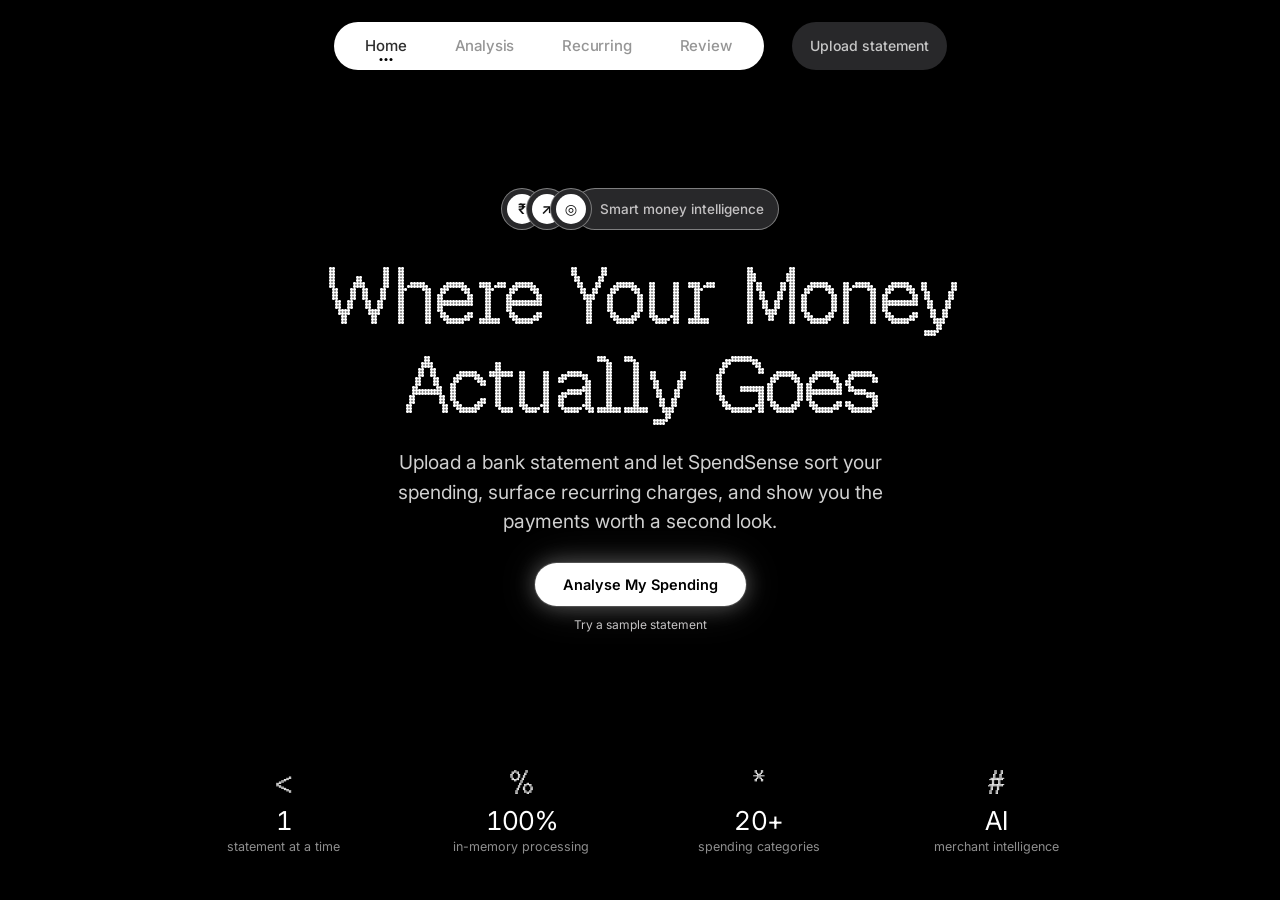
<file: index.html>
<!doctype html>
<html lang="en">
<head>
  <meta charset="utf-8">
  <meta name="viewport" content="width=device-width, initial-scale=1, viewport-fit=cover">
  <meta name="theme-color" content="#000000">
  <title>SpendSense | Where Your Money Actually Goes</title>
  <link rel="preconnect" href="https://fonts.googleapis.com">
  <link rel="preconnect" href="https://fonts.gstatic.com" crossorigin>
  <link href="https://fonts.googleapis.com/css2?family=Inter:wght@400;500;600&display=swap" rel="stylesheet">
  <link href="https://db.onlinewebfonts.com/c/8cb707a9b8a73f8a7403336b861c3074?family=BubbledotICG-FinePos" rel="stylesheet">
  <link rel="stylesheet" href="https://cdnjs.cloudflare.com/ajax/libs/font-awesome/6.5.2/css/all.min.css" integrity="sha512-SnH5WK+bZxgPHs44uWIX+LLJAJ9/2PkPKZ5QiAj6Ta86w+fsb2TkcmfRyVX3pBnMFcV7oQPJkl9QevSCWr3W6A==" crossorigin="anonymous" referrerpolicy="no-referrer">
  <link rel="stylesheet" href="/styles.css">
  <script src="https://cdn.sheetjs.com/xlsx-0.20.3/package/dist/xlsx.full.min.js" defer></script>
  <script src="/main.js" defer></script>
</head>
<body>
  <div class="page" id="home">
    <div class="bg" aria-hidden="true">
      <video class="bg-video" autoplay muted loop playsinline>
        <source src="https://d8j0ntlcm91z4.cloudfront.net/user_38xzZboKViGWJOttwIXH07lWA1P/hf_20260809_012548_ef22562c-c0ae-4816-ad9d-f8922af4e6a7.mp4" type="video/mp4">
      </video>
      <div class="video-shade"></div>
    </div>

    <header class="header">
      <nav class="nav" aria-label="Main navigation">
        <a class="nav-link active" href="#home" aria-current="page">Home</a>
        <a class="nav-link" href="#analysis">Analysis</a>
        <a class="nav-link" href="#recurring">Recurring</a>
        <a class="nav-link" href="#review">Review</a>
      </nav>
      <button class="sign-in" id="headerUpload" type="button">Upload statement</button>
      <button class="burger" id="menuToggle" type="button" aria-label="Open menu" aria-expanded="false" aria-controls="mobileMenu">
        <span></span><span></span><span></span>
      </button>
    </header>

    <main class="hero" id="analysis">
      <div class="trust anim" style="--d: 0.05s" aria-label="Smart money intelligence">
        <div class="avatars" aria-hidden="true">
          <span class="avatar avatar-one"><span class="avatar-inner">&#8377;</span></span>
          <span class="avatar avatar-two"><span class="avatar-inner">&#8599;</span></span>
          <span class="avatar avatar-three"><span class="avatar-inner">&#9678;</span></span>
        </div>
        <span class="trust-pill">Smart money intelligence</span>
      </div>

      <h1 class="headline"><span>Where Your Money</span><span>Actually Goes</span></h1>
      <p class="subhead anim" style="--d: 0.28s">Upload a bank statement and let SpendSense sort your spending, surface recurring charges, and show you the payments worth a second look.</p>
      <div class="cta-group anim" style="--d: 0.4s">
        <button class="cta" id="cta" type="button">Analyse My Spending</button>
        <button class="sample-link" id="sample" type="button">Try a sample statement</button>
      </div>
      <input class="file-input" type="file" id="file" accept=".csv,text/csv,.xlsx,application/vnd.openxmlformats-officedocument.spreadsheetml.sheet" tabindex="-1" aria-label="Choose a CSV or Excel statement">
      <p class="error-toast" id="err" role="alert" hidden></p>
    </main>

    <section class="stats" aria-label="Platform metrics">
      <div class="stat anim" style="--d: 0.5s"><span class="stat-icon" aria-hidden="true">&lt;</span><span class="stat-value" data-target="1" data-decimals="0" data-suffix="">0</span><span class="stat-label">statement at a time</span></div>
      <div class="stat anim" style="--d: 0.58s"><span class="stat-icon" aria-hidden="true">%</span><span class="stat-value" data-target="100" data-decimals="0" data-suffix="%">0%</span><span class="stat-label">in-memory processing</span></div>
      <div class="stat anim" style="--d: 0.66s"><span class="stat-icon" aria-hidden="true">*</span><span class="stat-value" data-target="20" data-decimals="0" data-suffix="+">0+</span><span class="stat-label">spending categories</span></div>
      <div class="stat anim" style="--d: 0.74s"><span class="stat-icon" aria-hidden="true">#</span><span class="stat-value">AI</span><span class="stat-label">merchant intelligence</span></div>
    </section>

  </div>

  <button class="menu-overlay" id="menuOverlay" type="button" aria-label="Close menu" hidden></button>
  <nav class="mobile-menu" id="mobileMenu" aria-label="Mobile navigation" hidden>
    <a class="mobile-link active" href="#home" aria-current="page" style="--i: 0">Home</a>
    <a class="mobile-link" href="#analysis" style="--i: 1">Analysis</a>
    <a class="mobile-link" href="#recurring" style="--i: 2">Recurring</a>
    <a class="mobile-link" href="#review" style="--i: 3">Review</a>
    <button class="mobile-sign-in" id="mobileUpload" type="button">Upload statement</button>
  </nav>

  <section class="results" id="out" role="dialog" aria-modal="true" aria-labelledby="resultsTitle" hidden>
    <div class="results-toolbar">
      <div class="result-actions">
        <button class="result-action" id="sampleAgain" type="button">Try sample</button>
        <button class="result-action" id="reset" type="button">Forget my corrections</button>
      </div>
      <button class="results-close" id="resultsClose" type="button" aria-label="Close results"><i class="fa-solid fa-xmark"></i></button>
    </div>
    <div id="resultsContent" aria-live="polite"></div>
  </section>
</body>
</html>
</file>
<file: styles.css>
@font-face {
  font-family: "Geist Pixel Circle";
  src: url("/fonts/GeistPixel-Circle.woff2") format("woff2");
  font-weight: 400;
  font-display: swap;
}

:root {
  --bg: #000000;
  --text: #ffffff;
  --muted: #8e8e8e;
  --nav-text: #2e2e2e;
  --pill-dark: #28282a;
  --sign-in-text: #c8c8c8;
  --nav-shadow: 0 4px 14px rgba(0, 0, 0, 0.16);
  --trust-bg: #28282a;
  --trust-border: rgba(255, 255, 255, 0.4);
  --trust-text: #c4c2c3;
  --font-sans: "Inter", "Segoe UI", system-ui, sans-serif;
  --font-display: "BubbledotICG-FinePos", "Geist Pixel Circle", monospace;
}

* { box-sizing: border-box; }
html, body { width: 100%; height: 100%; margin: 0; overflow: hidden; }
body { background: var(--bg); color: var(--text); font-family: var(--font-sans); -webkit-font-smoothing: antialiased; -moz-osx-font-smoothing: grayscale; }
button, a { -webkit-tap-highlight-color: transparent; }
button { font-family: inherit; }
.page { position: relative; display: flex; flex-direction: column; width: 100%; height: 100vh; height: 100dvh; overflow: hidden; padding: clamp(16px, 2.4vh, 28px) clamp(14px, 3vw, 32px); }
.bg { position: absolute; z-index: 0; inset: 0; overflow: hidden; background: #000; }
.bg-video { position: absolute; z-index: 0; inset: 0; width: 100%; height: 100%; object-fit: cover; pointer-events: none; }
.video-shade { position: absolute; z-index: 1; inset: 0; background: rgba(0, 0, 0, 0.2); pointer-events: none; }
.header, .hero, .stats { position: relative; z-index: 1; }
.menu-open { overflow: hidden; }
.menu-open .header { z-index: 5; }
.header { flex: 0 0 auto; display: flex; align-items: center; justify-content: center; gap: clamp(18px, 2.8vw, 28px); width: min(720px, 100%); margin: 0 auto; animation: slideDown 0.7s cubic-bezier(0.22, 1, 0.36, 1) both; }
.nav { display: flex; flex: 1; align-items: center; justify-content: space-around; width: 100%; max-width: 430px; height: clamp(44px, 5.2vw, 48px); padding: 4px 8px; border-radius: 999px; background: #fff; box-shadow: var(--nav-shadow); }
.nav-link { position: relative; display: grid; height: 100%; place-items: center; padding: 0 8px; color: var(--nav-text); font-size: clamp(13px, 1.4vw, 15px); font-weight: 500; letter-spacing: -0.01em; text-decoration: none; opacity: 0.5; transition: opacity 0.18s ease; }
.nav-link:hover { opacity: 0.75; }
.nav-link.active { opacity: 1; }
.nav-link.active::after { position: absolute; bottom: 5px; left: 50%; width: 3px; height: 3px; border-radius: 50%; background: #000; box-shadow: -5px 0 #000, 5px 0 #000; content: ""; transform: translateX(-50%); }
.sign-in { flex: 0 0 auto; height: clamp(44px, 5.2vw, 48px); padding: 0 18px; border: 0; border-radius: 999px; background: var(--pill-dark); box-shadow: var(--nav-shadow); color: var(--sign-in-text); font-size: 14px; font-weight: 500; cursor: pointer; transition: transform 0.2s ease, background 0.2s ease, color 0.2s ease; }
.sign-in:hover { transform: translateY(-1px); background: #323234; color: #fff; }
.burger { display: none; }

.hero { display: flex; flex: 1 1 auto; flex-direction: column; align-items: center; justify-content: center; width: 100%; max-width: 900px; min-height: 0; margin: auto; text-align: center; }
.anim { opacity: 0; transform: translateY(22px) scale(0.98); filter: blur(6px); animation: reveal 0.85s cubic-bezier(0.22, 1, 0.36, 1) var(--d, 0s) forwards; }
.trust { --trust-size: clamp(36px, 4.5vw, 42px); display: flex; align-items: center; margin-bottom: clamp(16px, 2.5vh, 26px); }
.avatars { display: flex; align-items: center; }
.avatar { position: relative; z-index: 1; display: block; flex: 0 0 var(--trust-size); width: var(--trust-size); height: var(--trust-size); margin-left: calc(var(--trust-size) * -0.42); padding: 5px; border: 1px solid var(--trust-border); border-radius: 50%; background: var(--trust-bg); transition: transform 0.35s ease; }
.avatar:first-child { margin-left: 0; }
.avatar-one { z-index: 1; }
.avatar-two { z-index: 2; }
.avatar-three { z-index: 4; }
.avatar-one:hover, .avatar-three:hover { transform: translateY(-2px); }
.avatar-two:hover { transform: translateY(-4px); }
.avatar-inner { display: grid; width: 100%; height: 100%; place-items: center; border-radius: 50%; background: #fff; color: #111; }
.avatar-inner { font-size: calc(var(--trust-size) * 0.34); font-weight: 600; }
.trust-pill { position: relative; z-index: 3; display: flex; align-items: center; height: var(--trust-size); margin-left: calc(var(--trust-size) * -0.42); padding: 0 14px 0 calc(var(--trust-size) * 0.58); border: 1px solid var(--trust-border); border-radius: 999px; background: var(--trust-bg); color: var(--trust-text); font-size: clamp(12px, 1.4vw, 13.5px); font-weight: 500; white-space: nowrap; }
.headline { margin: 0; overflow: hidden; color: #fff; font-family: var(--font-display); font-size: clamp(28px, 6.2vw, 80px); font-weight: 400; letter-spacing: -0.04em; line-height: 1.12; white-space: nowrap; }
.headline span { display: block; opacity: 0; transform: translateY(14px); animation: headlineFade 0.85s cubic-bezier(0.22, 1, 0.36, 1) forwards; }
.headline span:first-child { animation-delay: 0.12s; }
.headline span:last-child { animation-delay: 0.3s; }
.subhead { max-width: min(500px, 92%); margin: 18px auto 0; color: #d0d0d0; font-size: clamp(calc(13.5px + 2pt), calc(1.55vw + 2pt), calc(16.5px + 2pt)); font-weight: 400; line-height: 1.55; opacity: 0.8; }
.cta-group { display: flex; flex-direction: column; align-items: center; gap: 8px; margin-top: clamp(20px, 3vh, 26px); }
.cta { padding: clamp(11px, 1.6vh, 13px) clamp(22px, 3vw, 28px); border: 0; border-radius: 999px; background: #fff; box-shadow: 0 0 0 1px rgba(255,255,255,0.15), 0 0 22px rgba(255,255,255,0.32), 0 0 44px rgba(255,255,255,0.12); color: #000; font-size: clamp(13.5px, 1.5vw, 14.5px); font-weight: 600; cursor: pointer; transition: transform 0.2s ease, box-shadow 0.2s ease; animation: revealPulse 0.85s cubic-bezier(0.22, 1, 0.36, 1) var(--d, 0s) both; }
.cta:hover { transform: translateY(-2px) scale(1.02); box-shadow: 0 0 0 1px rgba(255,255,255,0.2), 0 0 28px rgba(255,255,255,0.45), 0 0 52px rgba(255,255,255,0.2); }
.sample-link { padding: 3px 8px; border: 0; background: transparent; color: #c4c2c3; font-size: 12px; cursor: pointer; transition: color 0.2s ease; }
.sample-link:hover { color: #fff; }
.file-input { position: absolute; width: 1px; height: 1px; overflow: hidden; opacity: 0; pointer-events: none; }
.error-toast { position: absolute; bottom: 8px; left: 50%; width: min(600px, 90%); margin: 0; color: #fff; font-size: 13px; transform: translateX(-50%); }
.error-toast[hidden] { display: none; }

.stats { display: grid; flex: 0 0 auto; grid-template-columns: repeat(4, minmax(0, 1fr)); gap: 30px; width: min(920px, 100%); margin: 0 auto 22px; padding: 12px 0 2px; }
.stat { display: flex; flex-direction: column; align-items: center; text-align: center; }
.stat-icon { color: #fff; font-family: var(--font-display); font-size: clamp(22px, 3vw, 33px); line-height: 1.1; }
.stat-value { margin-top: 4px; color: #fff; font-size: clamp(18px, 2.2vw, 26px); font-variant-numeric: tabular-nums; letter-spacing: -0.025em; line-height: 1.2; }
.stat-label { margin-top: 3px; color: var(--muted); font-size: clamp(11px, 1.2vw, 12.5px); }

.menu-overlay { position: fixed; z-index: 3; inset: 0; border: 0; background: rgba(0, 0, 0, 0.62); backdrop-filter: blur(6px); animation: overlayIn 0.28s ease both; }
.menu-overlay[hidden], .mobile-menu[hidden], .results[hidden] { display: none; }
.mobile-menu { position: fixed; z-index: 4; top: 82px; left: 50%; display: flex; flex-direction: column; width: min(430px, calc(100vw - 28px)); padding: 22px 18px 20px; border-radius: 28px; background: #fff; box-shadow: 0 20px 60px rgba(0, 0, 0, 0.45); transform: translateX(-50%); animation: menuIn 0.38s cubic-bezier(0.22, 1, 0.36, 1) both; }
.mobile-link { position: relative; display: grid; min-height: 50px; place-items: center; color: #2e2e2e; font-size: 16px; font-weight: 500; text-decoration: none; opacity: 0; animation: linkIn 0.32s ease calc(0.06s + var(--i) * 0.05s) forwards; }
.mobile-link.active::after { position: absolute; bottom: 8px; left: 50%; width: 3px; height: 3px; border-radius: 50%; background: #000; box-shadow: -5px 0 #000, 5px 0 #000; content: ""; transform: translateX(-50%); }
.mobile-sign-in { min-height: 48px; margin-top: 10px; border: 0; border-radius: 999px; background: #28282a; color: #fff; font-size: 15px; font-weight: 500; cursor: pointer; }
.results { position: fixed; z-index: 6; top: 50%; left: 50%; width: min(900px, 94vw); max-height: min(78vh, 800px); overflow: auto; padding: 20px 24px 24px; border: 1px solid rgba(255,255,255,0.2); border-radius: 18px; background: rgba(0,0,0,0.88); box-shadow: 0 24px 80px rgba(0,0,0,0.48); color: #fff; backdrop-filter: blur(18px); transform: translate(-50%, -50%); }
.results-toolbar { position: sticky; z-index: 1; top: -20px; display: flex; justify-content: space-between; align-items: center; margin: -20px -24px 20px; padding: 14px 18px; border-bottom: 1px solid rgba(255,255,255,0.12); background: rgba(0,0,0,0.92); }
.result-actions { display: flex; flex-wrap: wrap; gap: 8px; }
.result-action { padding: 8px 12px; border: 1px solid rgba(255,255,255,0.22); border-radius: 999px; background: transparent; color: #ddd; font-size: 12px; cursor: pointer; }
.result-action:hover { border-color: #fff; color: #fff; }
.results-close { display: grid; flex: 0 0 34px; width: 34px; height: 34px; place-items: center; border: 0; border-radius: 50%; background: #28282a; color: #fff; cursor: pointer; }
.result-headline { margin: 8px 0; font-size: clamp(20px, 3vw, 30px); line-height: 1.25; }
.result-total { margin: 12px 0 3px; font-size: 19px; }
.result-period, .result-sub, .result-meta { color: #aaa; }
.result-period { margin: 0; }
.results h2 { margin: 28px 0 8px; font-size: 18px; }
.leaks { margin: 12px 0 0; padding: 0; list-style: none; }
.leak { margin: 8px 0; padding: 12px; border-left: 3px solid #fff; background: rgba(255,255,255,0.08); }
.leak-top { display: flex; justify-content: space-between; gap: 12px; font-weight: 600; }
.leak ul { margin: 8px 0 0; padding-left: 18px; }
.yr { color: #aaa; font-weight: 400; }
.bars { margin-top: 8px; }
.row { display: grid; grid-template-columns: minmax(120px, 180px) 1fr 90px; align-items: center; gap: 12px; padding: 6px 0; }
.row .label, .row .amt { font-size: 13px; }
.row .amt { text-align: right; }
.track { height: 8px; overflow: hidden; border-radius: 99px; background: #28282a; }
.fill { height: 100%; background: #fff; }
.scroll { margin-top: 12px; overflow-x: auto; }
.results table { width: 100%; border-collapse: collapse; font-size: 13px; }
.results th, .results td { padding: 9px 8px; border-bottom: 1px solid rgba(255,255,255,0.14); text-align: left; vertical-align: middle; }
.results th { color: #aaa; font-weight: 500; }
.results th.r, .results td.r { text-align: right; }
.results select { max-width: 180px; padding: 6px; border: 1px solid #666; border-radius: 5px; background: #fff; color: #111; font: inherit; }
.results .save { padding: 6px 10px; border: 0; border-radius: 999px; background: #fff; color: #111; cursor: pointer; }
.results .save:disabled { opacity: 0.55; }
.results .saved { color: #a7e6ba; }
.results .error { color: #ffaaa3; }
.results details { margin-top: 24px; }
.results summary { cursor: pointer; }
.result-meta { margin: 28px 0 0; padding-top: 14px; border-top: 1px solid rgba(255,255,255,0.14); font-size: 12px; }
.num { font-variant-numeric: tabular-nums; }

@keyframes slideDown { from { opacity: 0; transform: translateY(-18px); } to { opacity: 1; transform: none; } }
@keyframes reveal { to { opacity: 1; transform: none; filter: blur(0); } }
@keyframes headlineFade { to { opacity: 1; transform: none; } }
@keyframes revealPulse { 0% { opacity: 0; transform: translateY(22px) scale(0.96); filter: blur(6px); } 70% { opacity: 1; transform: scale(1.025); filter: blur(0); } 100% { opacity: 1; transform: none; } }
@keyframes overlayIn { from { opacity: 0; } to { opacity: 1; } }
@keyframes menuIn { from { opacity: 0; transform: translate(-50%, -8px) scale(0.98); } to { opacity: 1; transform: translate(-50%, 0) scale(1); } }
@keyframes linkIn { to { opacity: 1; } }

@media (max-width: 720px) {
  .page { padding: 16px clamp(14px, 3vw, 24px); }
  .header { justify-content: flex-end; }
  .nav, .sign-in { display: none; }
  .burger { display: flex; flex: 0 0 48px; flex-direction: column; align-items: center; justify-content: center; gap: 4.5px; width: 48px; height: 48px; padding: 0; border: 0; border-radius: 50%; background: #28282a; cursor: pointer; transition: background 0.2s ease; }
  .burger span { display: block; width: 18px; height: 1.5px; border-radius: 1px; background: #fff; transition: transform 0.22s ease, background 0.22s ease; }
  .burger[aria-expanded="true"] { background: #fff; }
  .burger[aria-expanded="true"] span { background: #111; }
  .burger[aria-expanded="true"] span:first-child { transform: translateY(6px) rotate(45deg); }
  .burger[aria-expanded="true"] span:nth-child(2) { opacity: 0; }
  .burger[aria-expanded="true"] span:last-child { transform: translateY(-6px) rotate(-45deg); }
  .mobile-menu { top: 78px; }
  .trust { margin-bottom: clamp(15px, 2.2vh, 22px); }
  .headline { font-size: clamp(30px, 9.4vw, 64px); letter-spacing: -0.08em; line-height: 1.05; }
  .subhead { font-size: 15px; }
  .desktop-break { display: none; }
  .stats { grid-template-columns: repeat(2, minmax(0, 1fr)); gap: 14px; margin-bottom: 48px; }
  .stat { min-height: 74px; }
  .results { max-height: 76vh; padding: 16px; }
  .results-toolbar { top: -16px; margin: -16px -16px 16px; padding: 12px; }
}

@media (max-width: 420px) {
  .trust { --trust-size: 34px; }
  .trust-pill { padding-right: 12px; font-size: 12px; }
  .headline { font-size: clamp(28px, 9.6vw, 48px); letter-spacing: -0.09em; line-height: 1.04; }
  .subhead { max-width: 96%; }
  .cta-group { margin-top: 18px; }
  .stats { gap: 8px 12px; }
  .row { grid-template-columns: minmax(72px, 1fr) minmax(70px, 1.5fr) 64px; gap: 8px; }
  .results { width: calc(100vw - 20px); }
}

@media (max-height: 700px) and (max-width: 720px) {
  .trust { margin-bottom: 12px; }
  .subhead { margin-top: 12px; line-height: 1.4; }
  .cta-group { gap: 6px; margin-top: 12px; }
  .cta { padding-top: 10px; padding-bottom: 10px; }
  .stats { gap: 8px 14px; padding-top: 5px; }
  .stat { min-height: 62px; }
  .stat-icon { font-size: 22px; }
  .stat-value { margin-top: 1px; font-size: 18px; }
  .stat-label { margin-top: 0; }
}

@media (prefers-reduced-motion: reduce) {
  *, *::before, *::after { scroll-behavior: auto !important; animation-duration: 0.01ms !important; animation-iteration-count: 1 !important; transition-duration: 0.01ms !important; }
  .anim, .headline span, .cta { opacity: 1; transform: none; filter: none; }
}
</file>
